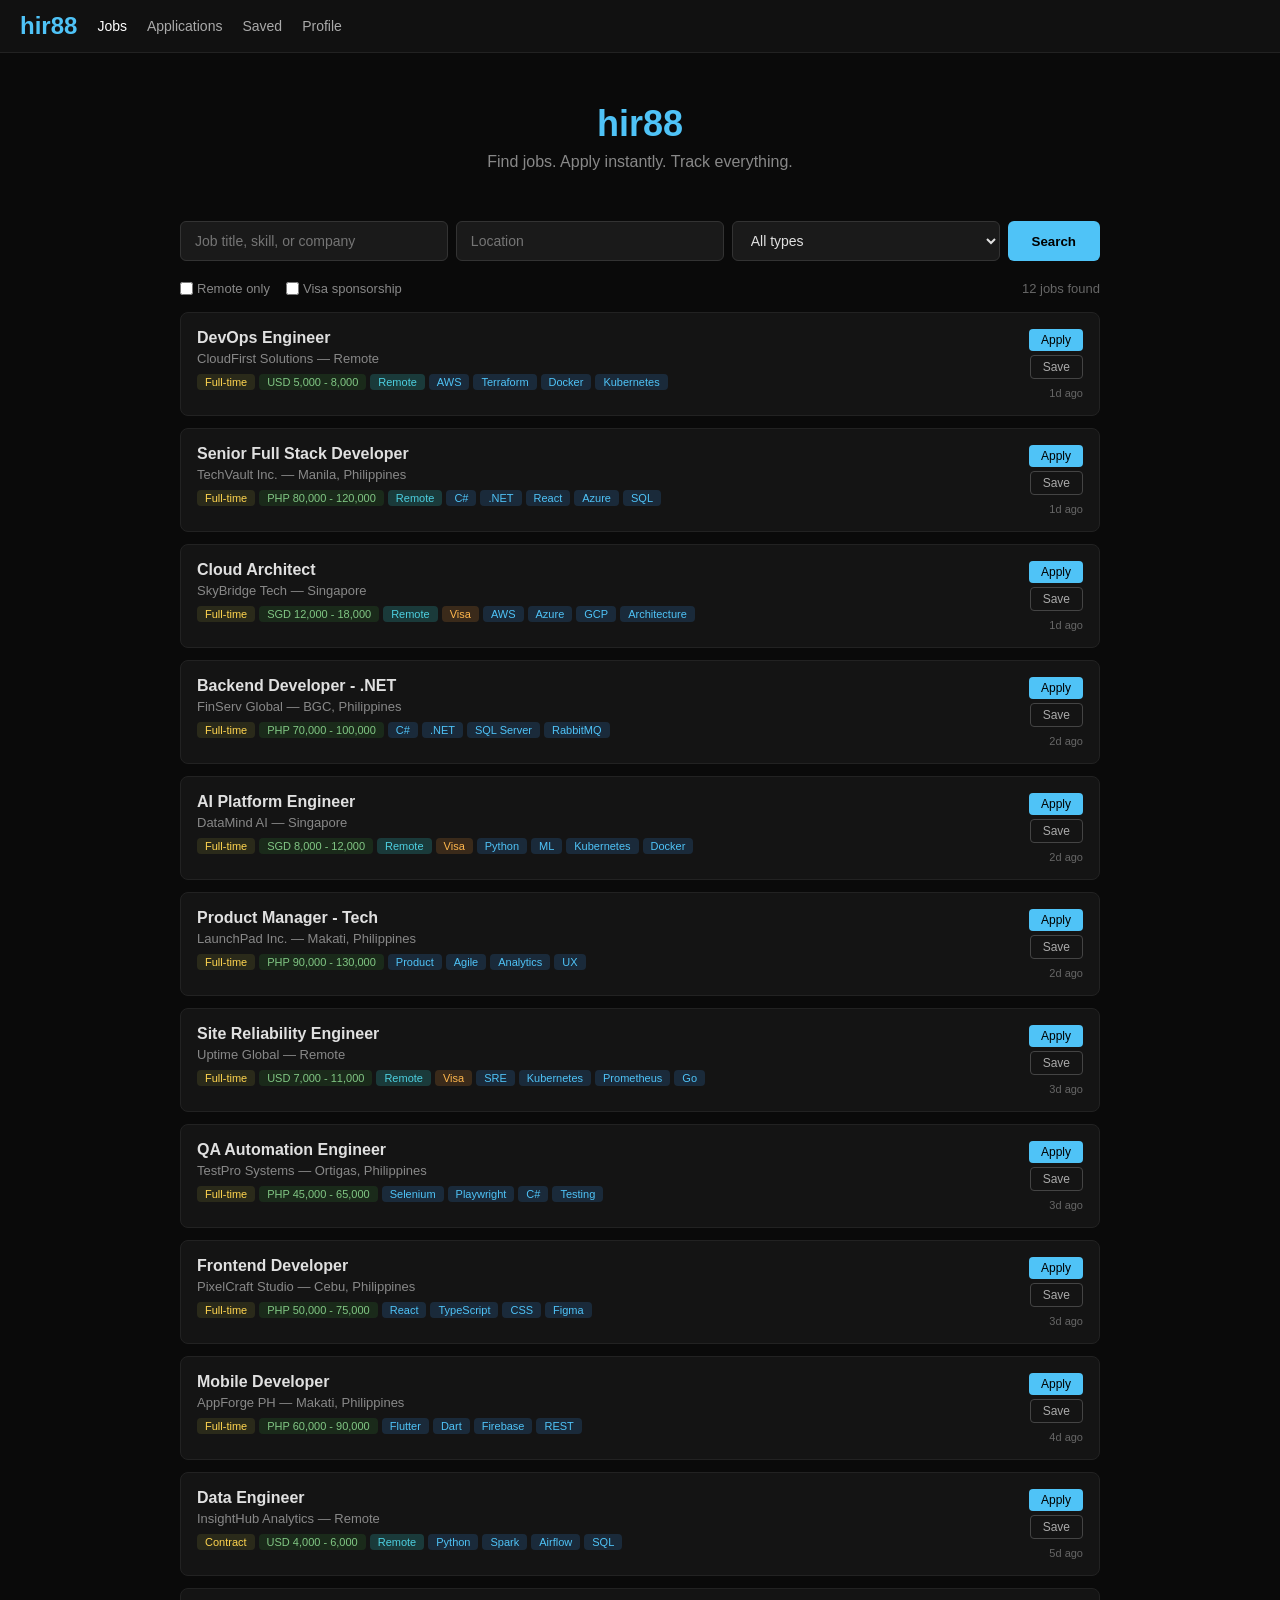
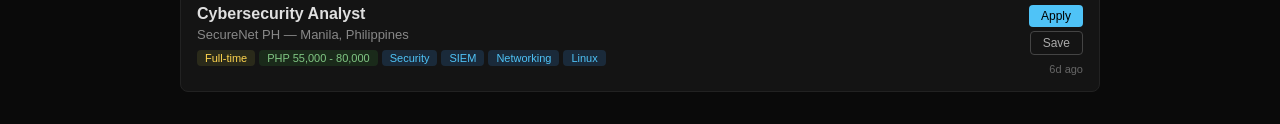
<file: wwwroot/index.html>
<!DOCTYPE html><html lang="en"><head><meta charset="utf-8"><meta name="viewport" content="width=device-width,initial-scale=1"><title>hir88 - Jobs</title><link rel="stylesheet" href="app.css"></head><body>
<nav><span class="logo">hir88</span><a href="./" class="active">Jobs</a><a href="applications.html">Applications</a><a href="saved.html">Saved</a><a href="profile.html">Profile</a></nav>
<div class="container">
<div class="hero"><h1>hir88</h1><p>Find jobs. Apply instantly. Track everything.</p></div>
<div class="search-bar"><input id="q" placeholder="Job title, skill, or company"><input id="loc" placeholder="Location"><select id="type"><option value="">All types</option><option>Full-time</option><option>Contract</option><option>Part-time</option></select><button onclick="search()">Search</button></div>
<div class="filters"><label><input type="checkbox" id="remote"> Remote only</label><label><input type="checkbox" id="visa"> Visa sponsorship</label><span class="count" id="count"></span></div>
<div id="jobs"></div>
</div>
<div class="toast" id="toast"></div>
<script src="app.js"></script>
<script>
let allJobs=[],appliedIds=new Set(),savedIds=new Set();
async function init(){
const{openDb,dbGetAll,dbPut:put,seedJobs,connectWs,uid,ago,esc}=window.hir88;
try{await openDb();try{connectWs()}catch(e){}await seedJobs();allJobs=await dbGetAll('jobs');const apps=await dbGetAll('applications');apps.forEach(a=>appliedIds.add(a.jobId));const saved=await dbGetAll('saved');saved.forEach(s=>savedIds.add(s.jobId));search();document.getElementById('q').addEventListener('keydown',e=>{if(e.key==='Enter')search()})}catch(e){console.error(e);document.getElementById('jobs').textContent='Error: '+e.message}}
function search(){const{esc,ago}=window.hir88;const q=document.getElementById('q').value.toLowerCase(),loc=document.getElementById('loc').value.toLowerCase(),type=document.getElementById('type').value,remote=document.getElementById('remote').checked,visa=document.getElementById('visa').checked;
const filtered=allJobs.filter(j=>(!q||j.title.toLowerCase().includes(q)||j.company.toLowerCase().includes(q)||(j.tags||[]).some(t=>t.toLowerCase().includes(q)))&&(!loc||j.location.toLowerCase().includes(loc))&&(!type||j.type===type)&&(!remote||j.remote)&&(!visa||j.visa)).sort((a,b)=>new Date(b.posted)-new Date(a.posted));
document.getElementById('count').textContent=filtered.length+' jobs found';
document.getElementById('jobs').innerHTML=filtered.map(j=>`<div class="card"><div class="card-header"><div><h3><a href="job.html?id=${j.key}">${esc(j.title)}</a></h3><div class="meta">${esc(j.company)} &mdash; ${esc(j.location)}</div><div class="tags"><span class="tag type">${esc(j.type)}</span><span class="tag salary">${esc(j.salary)}</span>${j.remote?'<span class="tag remote">Remote</span>':''}${j.visa?'<span class="tag visa">Visa</span>':''}${(j.tags||[]).map(t=>`<span class="tag">${esc(t)}</span>`).join('')}</div></div><div class="actions">${appliedIds.has(j.key)?'<span class="btn btn-success btn-sm">Applied</span>':`<button class="btn btn-primary btn-sm" onclick="apply('${j.key}')">Apply</button>`}<button class="btn btn-outline btn-sm" onclick="toggleSave('${j.key}')">${savedIds.has(j.key)?'Saved':'Save'}</button><span class="time">${ago(j.posted)}</span></div></div></div>`).join('')}
async function apply(id){const{dbGetAll,dbPut,uid}=window.hir88;if(appliedIds.has(id))return;const j=allJobs.find(x=>x.key===id);if(!j)return;await dbPut('applications',uid(),{jobId:id,jobTitle:j.title,company:j.company,status:'Applied',appliedAt:new Date().toISOString()});appliedIds.add(id);search();toast('Applied to '+j.title)}
async function toggleSave(id){const{dbGetAll,dbPut,uid}=window.hir88;if(savedIds.has(id)){const all=await dbGetAll('saved');const s=all.find(x=>x.jobId===id);if(s)await window.hir88.dbDelete('saved',s.key);savedIds.delete(id)}else{await dbPut('saved',uid(),{jobId:id,savedAt:new Date().toISOString()})}search()}
function toast(msg){const t=document.getElementById('toast');t.textContent=msg;t.classList.add('show');setTimeout(()=>t.classList.remove('show'),2000)}
init();
</script></body></html>
</file>
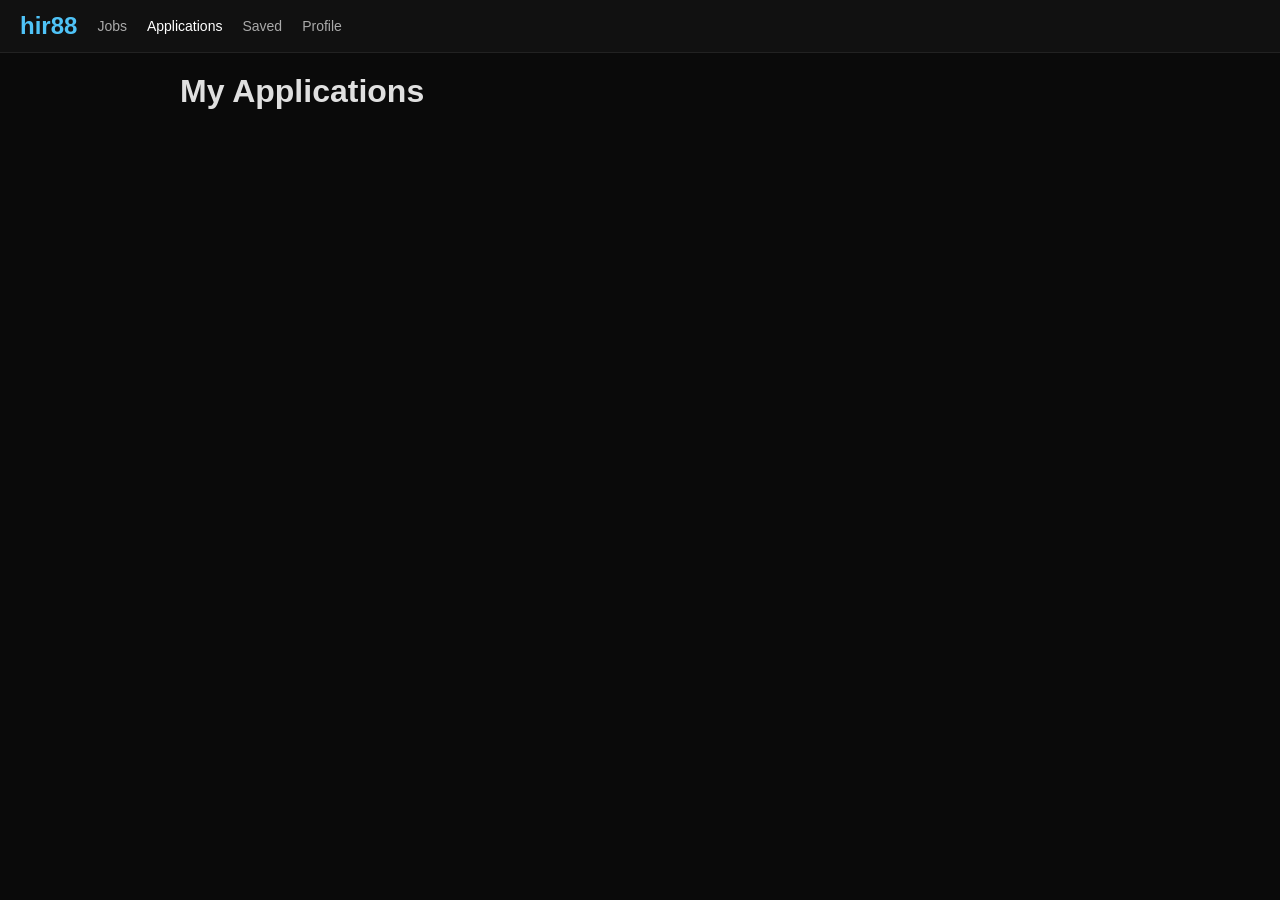
<file: wwwroot/applications.html>
<!DOCTYPE html><html lang="en"><head><meta charset="utf-8"><meta name="viewport" content="width=device-width,initial-scale=1"><title>hir88 - Applications</title><link rel="stylesheet" href="app.css"></head><body>
<nav><span class="logo">hir88</span><a href="./">Jobs</a><a href="applications.html" class="active">Applications</a><a href="saved.html">Saved</a><a href="profile.html">Profile</a></nav>
<div class="container"><h1 style="margin-bottom:16px">My Applications</h1><div id="content"></div><div class="stats" id="stats"></div></div>
<script src="app.js"></script>
<script>
const{openDb,dbGetAll,dbPut,dbDelete,connectWs,ago}=hir88;
let apps=[];
async function init(){await openDb();try{connectWs()}catch(e){}apps=await dbGetAll('applications');render()}
function render(){
if(apps.length===0){document.getElementById('content').innerHTML='<p style="color:#888">No applications yet. Start applying to jobs!</p>';return}
const sorted=apps.sort((a,b)=>new Date(b.appliedAt)-new Date(a.appliedAt));
document.getElementById('content').innerHTML=`<table><thead><tr><th>Job</th><th>Company</th><th>Status</th><th>Applied</th><th></th></tr></thead><tbody>${sorted.map(a=>`<tr><td>${a.jobTitle||''}</td><td>${a.company||''}</td><td><select onchange="updateStatus('${a.key}',this.value)">${['Applied','Viewed','Interview','Offered','Rejected','Withdrawn'].map(s=>`<option${a.status===s?' selected':''}>${s}</option>`).join('')}</select></td><td style="color:#888">${new Date(a.appliedAt).toLocaleDateString()}</td><td><button class="btn btn-danger btn-sm" onclick="remove('${a.key}')">Remove</button></td></tr>`).join('')}</tbody></table>`;
const total=apps.length,interviews=apps.filter(a=>a.status==='Interview').length,offers=apps.filter(a=>a.status==='Offered').length,rejected=apps.filter(a=>a.status==='Rejected').length;
document.getElementById('stats').innerHTML=`<div class="stat"><h2>${total}</h2><small>Total</small></div><div class="stat"><h2>${interviews}</h2><small>Interviews</small></div><div class="stat"><h2>${offers}</h2><small>Offers</small></div><div class="stat"><h2>${rejected}</h2><small>Rejected</small></div>`}
async function updateStatus(key,status){const a=apps.find(x=>x.key===key);if(a){a.status=status;await dbPut('applications',key,a);render()}}
async function remove(key){apps=apps.filter(a=>a.key!==key);await dbDelete('applications',key);render()}
window.updateStatus=updateStatus;window.remove=remove;
init();
</script></body></html>
</file>
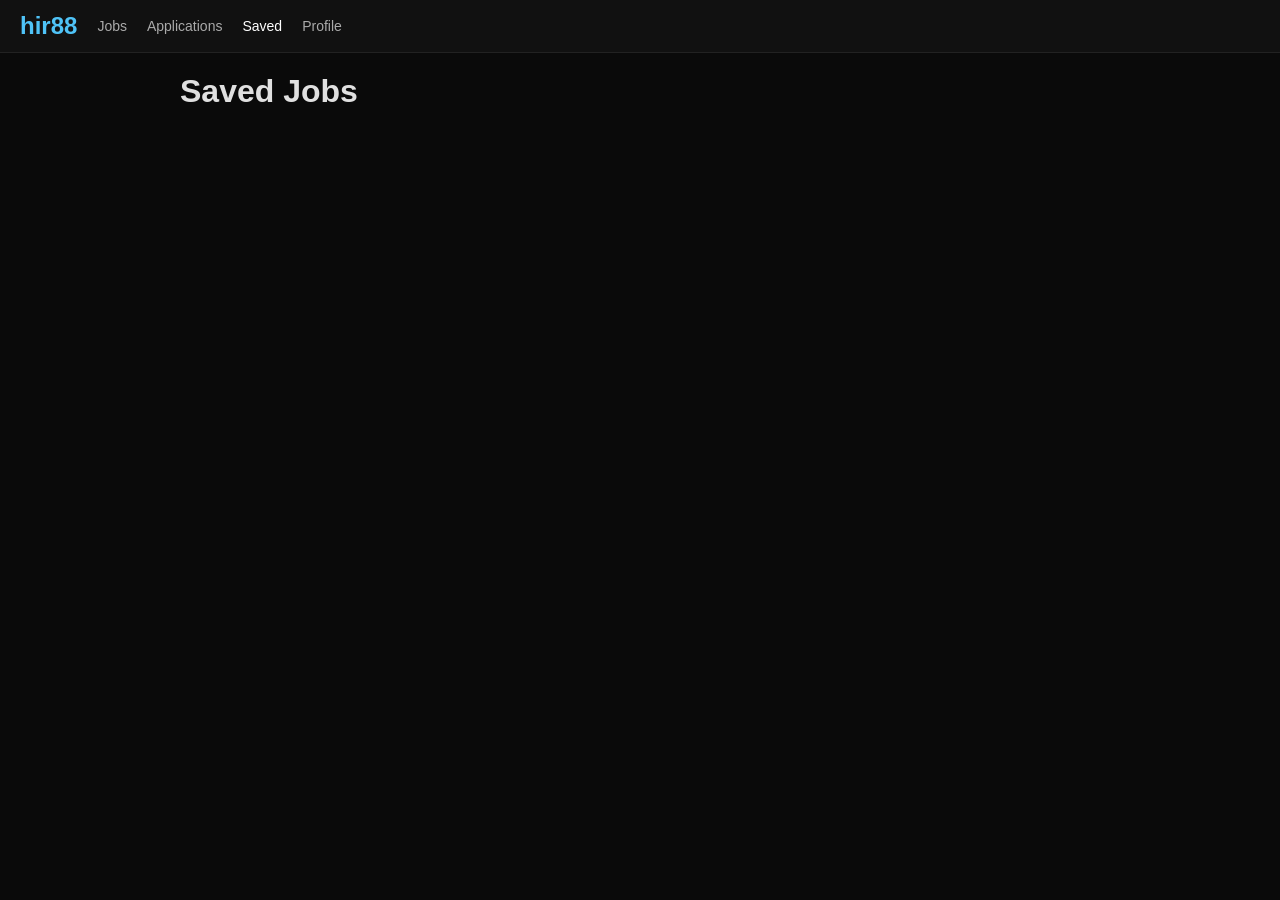
<file: wwwroot/saved.html>
<!DOCTYPE html><html lang="en"><head><meta charset="utf-8"><meta name="viewport" content="width=device-width,initial-scale=1"><title>hir88 - Saved Jobs</title><link rel="stylesheet" href="app.css"></head><body>
<nav><span class="logo">hir88</span><a href="./">Jobs</a><a href="applications.html">Applications</a><a href="saved.html" class="active">Saved</a><a href="profile.html">Profile</a></nav>
<div class="container"><h1 style="margin-bottom:16px">Saved Jobs</h1><div id="content"></div></div>
<div class="toast" id="toast"></div>
<script src="app.js"></script>
<script>
const{openDb,dbGetAll,dbPut,dbDelete,connectWs,uid,esc}=hir88;
let savedList=[],jobMap={};
async function init(){await openDb();try{connectWs()}catch(e){}savedList=await dbGetAll('saved');const jobs=await dbGetAll('jobs');jobs.forEach(j=>jobMap[j.key]=j);render()}
function render(){
if(savedList.length===0){document.getElementById('content').innerHTML='<p style="color:#888">No saved jobs. Browse and save jobs you\'re interested in.</p>';return}
document.getElementById('content').innerHTML=savedList.map(s=>{const j=jobMap[s.jobId];if(!j)return'';return`<div class="card"><div class="card-header"><div><h3><a href="job.html?id=${j.key}">${esc(j.title)}</a></h3><div class="meta">${esc(j.company)} &mdash; ${esc(j.location)}</div></div><div class="actions" style="flex-direction:row;gap:8px"><button class="btn btn-primary btn-sm" onclick="apply('${j.key}')">Apply</button><button class="btn btn-danger btn-sm" onclick="unsave('${s.key}')">Remove</button></div></div></div>`}).join('')}
async function unsave(key){savedList=savedList.filter(s=>s.key!==key);await dbDelete('saved',key);render()}
async function apply(jobId){const j=jobMap[jobId];if(!j)return;const apps=await dbGetAll('applications');if(apps.some(a=>a.jobId===jobId)){toast('Already applied');return}await dbPut('applications',uid(),{jobId,jobTitle:j.title,company:j.company,status:'Applied',appliedAt:new Date().toISOString()});toast('Applied to '+j.title)}
function toast(msg){const t=document.getElementById('toast');t.textContent=msg;t.classList.add('show');setTimeout(()=>t.classList.remove('show'),2000)}
window.unsave=unsave;window.apply=apply;
init();
</script></body></html>
</file>
<file: wwwroot/app.css>
*{margin:0;padding:0;box-sizing:border-box}
body{font-family:-apple-system,BlinkMacSystemFont,'Segoe UI',Roboto,sans-serif;background:#0a0a0a;color:#e0e0e0;min-height:100vh}
a{color:#4fc3f7;text-decoration:none}a:hover{text-decoration:underline}
nav{background:#111;padding:12px 20px;display:flex;align-items:center;gap:20px;border-bottom:1px solid #222}
nav .logo{font-size:24px;font-weight:bold;color:#4fc3f7}
nav a{color:#aaa;font-size:14px}nav a:hover,nav a.active{color:#fff}
.container{max-width:960px;margin:0 auto;padding:20px}
.hero{text-align:center;padding:30px 0}
.hero h1{font-size:36px;color:#4fc3f7;margin-bottom:8px}
.hero p{color:#888;font-size:16px}
.search-bar{display:flex;gap:8px;margin:20px 0}
.search-bar input,.search-bar select{flex:1;padding:10px 14px;border:1px solid #333;border-radius:6px;background:#1a1a1a;color:#e0e0e0;font-size:14px}
.search-bar button{padding:10px 24px;background:#4fc3f7;color:#000;border:none;border-radius:6px;font-weight:bold;cursor:pointer}
.filters{display:flex;gap:16px;margin-bottom:16px;align-items:center}
.filters label{display:flex;align-items:center;gap:4px;font-size:13px;color:#888}
.filters input[type=checkbox]{accent-color:#4fc3f7}
.count{color:#666;font-size:13px;margin-left:auto}
.card{background:#141414;border:1px solid #222;border-radius:8px;padding:16px;margin-bottom:12px}
.card:hover{border-color:#333}
.card-header{display:flex;justify-content:space-between;align-items:flex-start}
.card h3{font-size:16px;margin-bottom:4px}
.card h3 a{color:#e0e0e0}
.card .meta{color:#888;font-size:13px;margin-bottom:8px}
.tags{display:flex;flex-wrap:wrap;gap:4px}
.tag{padding:2px 8px;border-radius:4px;font-size:11px;background:#1a2a3a;color:#4fc3f7}
.tag.type{background:#2a2a1a;color:#ffd54f}
.tag.salary{background:#1a2a1a;color:#81c784}
.tag.remote{background:#1a3a3a;color:#4dd0e1}
.tag.visa{background:#3a2a1a;color:#ffb74d}
.actions{display:flex;flex-direction:column;gap:4px;align-items:flex-end;min-width:80px}
.btn{padding:6px 16px;border:none;border-radius:4px;cursor:pointer;font-size:13px;font-weight:500}
.btn-primary{background:#4fc3f7;color:#000}.btn-primary:hover{background:#29b6f6}
.btn-outline{background:transparent;border:1px solid #444;color:#aaa}.btn-outline:hover{border-color:#888}
.btn-danger{background:transparent;border:1px solid #c62828;color:#ef5350}.btn-danger:hover{background:#c62828;color:#fff}
.btn-success{background:#2e7d32;color:#fff}
.btn-sm{padding:4px 12px;font-size:12px}
.time{color:#666;font-size:11px;margin-top:4px}
table{width:100%;border-collapse:collapse}
th,td{padding:10px 12px;text-align:left;border-bottom:1px solid #222}
th{color:#888;font-size:12px;text-transform:uppercase}
select{padding:4px 8px;background:#1a1a1a;color:#e0e0e0;border:1px solid #333;border-radius:4px}
.stats{display:grid;grid-template-columns:repeat(4,1fr);gap:12px;margin-top:20px}
.stat{background:#141414;border:1px solid #222;border-radius:8px;padding:16px;text-align:center}
.stat h2{font-size:28px;color:#4fc3f7}.stat small{color:#888}
.form-group{margin-bottom:16px}
.form-group label{display:block;font-size:13px;color:#888;margin-bottom:4px}
.form-group input,.form-group textarea{width:100%;padding:10px;border:1px solid #333;border-radius:6px;background:#1a1a1a;color:#e0e0e0}
.form-group textarea{resize:vertical;min-height:80px}
.form-row{display:grid;grid-template-columns:1fr 1fr;gap:16px}
.detail{padding:20px 0}
.detail h1{font-size:24px;margin-bottom:4px}
.detail .meta{color:#888;font-size:15px;margin-bottom:16px}
.detail .desc{font-size:15px;line-height:1.6;margin:16px 0;padding:16px;background:#1a1a1a;border-radius:8px}
.detail .btn-row{display:flex;gap:8px;margin-top:16px}
.alert-row{display:flex;justify-content:space-between;align-items:center;padding:10px 0;border-bottom:1px solid #222}
.toast{position:fixed;bottom:20px;right:20px;background:#2e7d32;color:#fff;padding:12px 20px;border-radius:6px;display:none;z-index:999}
.toast.show{display:block}
@media(max-width:640px){.search-bar{flex-direction:column}.filters{flex-wrap:wrap}.form-row{grid-template-columns:1fr}.stats{grid-template-columns:repeat(2,1fr)}.card-header{flex-direction:column}.actions{flex-direction:row;margin-top:8px}}
</file>
